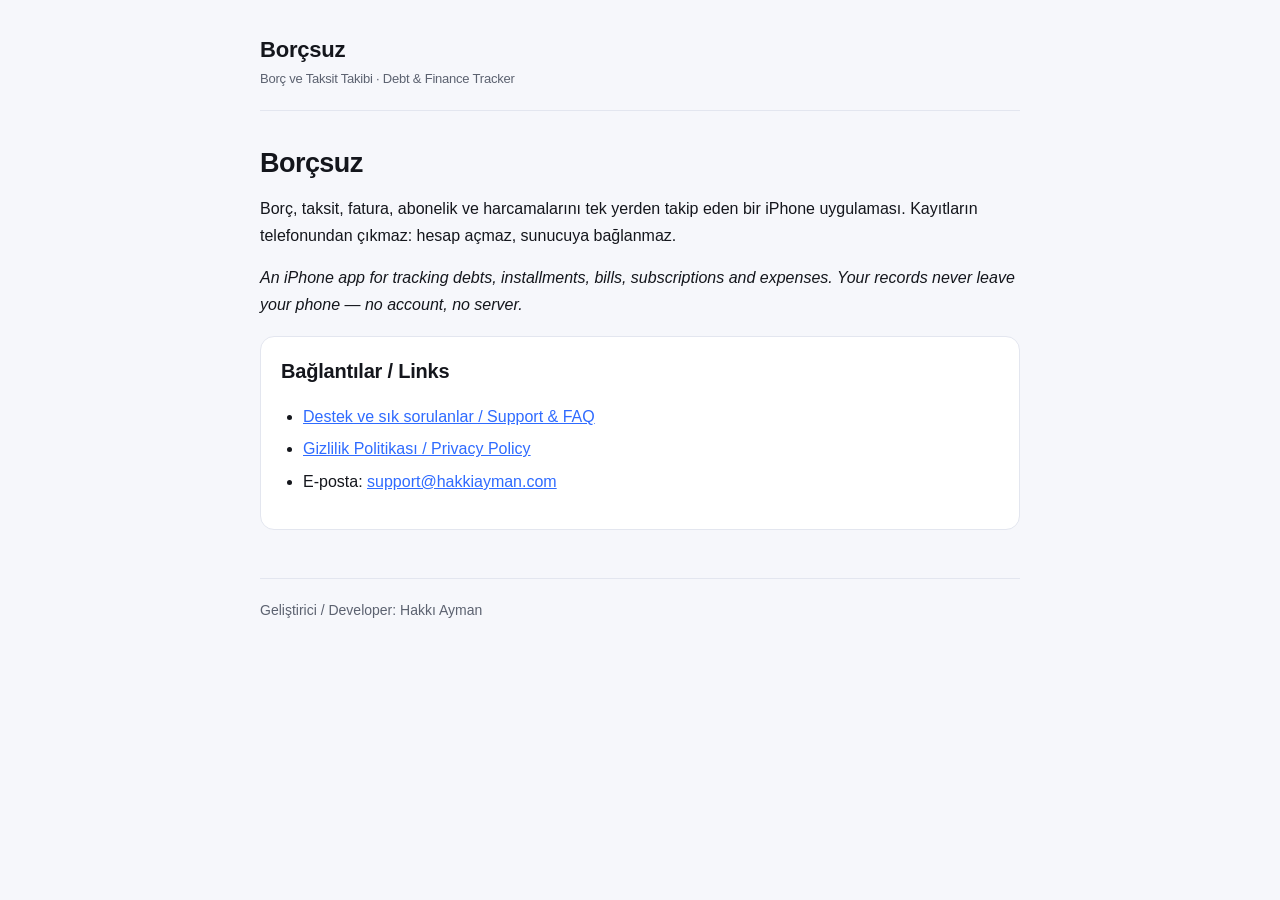
<file: index.html>
<!DOCTYPE html>
<html lang="tr">
<head>
<meta charset="utf-8">
<meta name="viewport" content="width=device-width, initial-scale=1">
<title>Borçsuz — Borç ve Taksit Takibi</title>
<link rel="stylesheet" href="style.css">
</head>
<body>
<div class="wrap">

<header class="site">
  <div class="brand">Borçsuz<small>Borç ve Taksit Takibi · Debt &amp; Finance Tracker</small></div>
</header>

<h1>Borçsuz</h1>
<p>Borç, taksit, fatura, abonelik ve harcamalarını tek yerden takip eden bir iPhone uygulaması. Kayıtların telefonundan çıkmaz: hesap açmaz, sunucuya bağlanmaz.</p>
<p><em>An iPhone app for tracking debts, installments, bills, subscriptions and expenses. Your records never leave your phone — no account, no server.</em></p>

<div class="card">
  <h2>Bağlantılar / Links</h2>
  <ul>
    <li><a href="destek.html">Destek ve sık sorulanlar / Support &amp; FAQ</a></li>
    <li><a href="gizlilik.html">Gizlilik Politikası / Privacy Policy</a></li>
    <li>E-posta: <a href="mailto:support@hakkiayman.com">support@hakkiayman.com</a></li>
  </ul>
</div>

<footer class="site">
  Geliştirici / Developer: Hakkı Ayman
</footer>

</div>
</body>
</html>
</file>
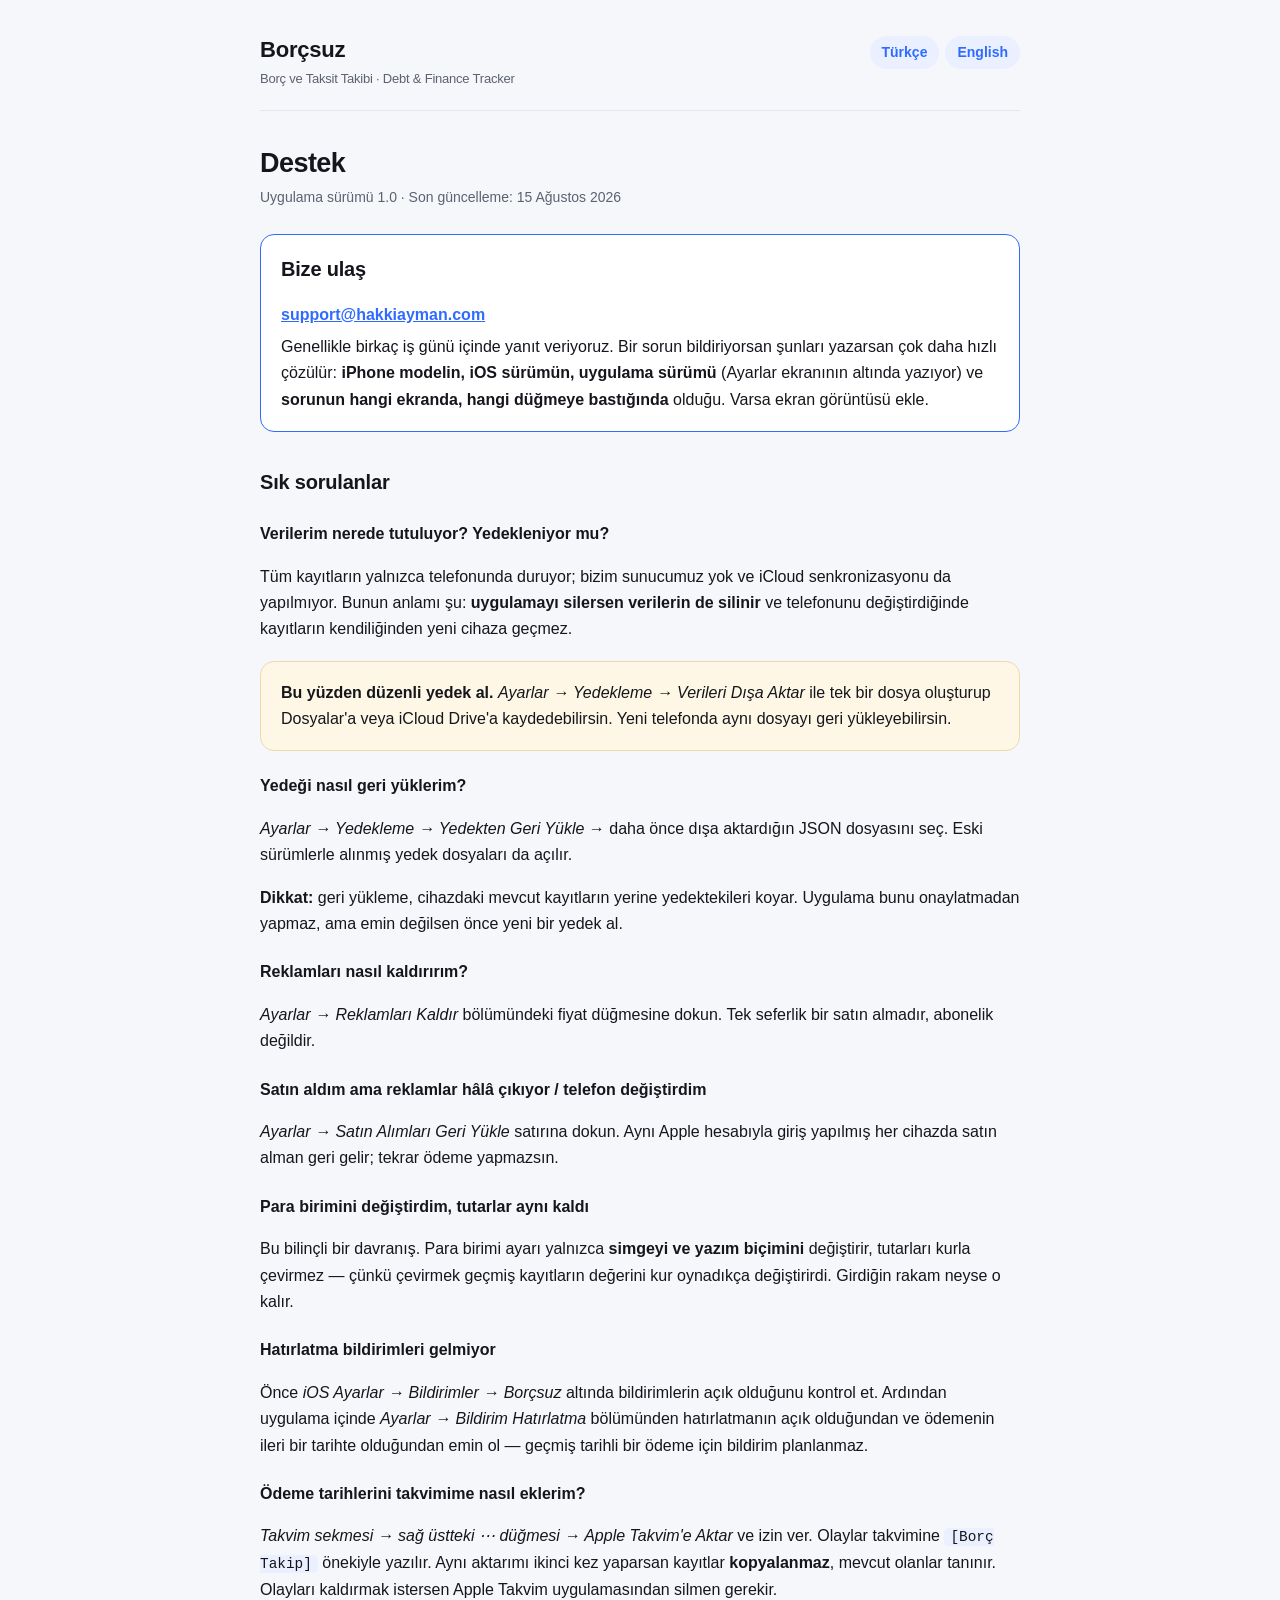
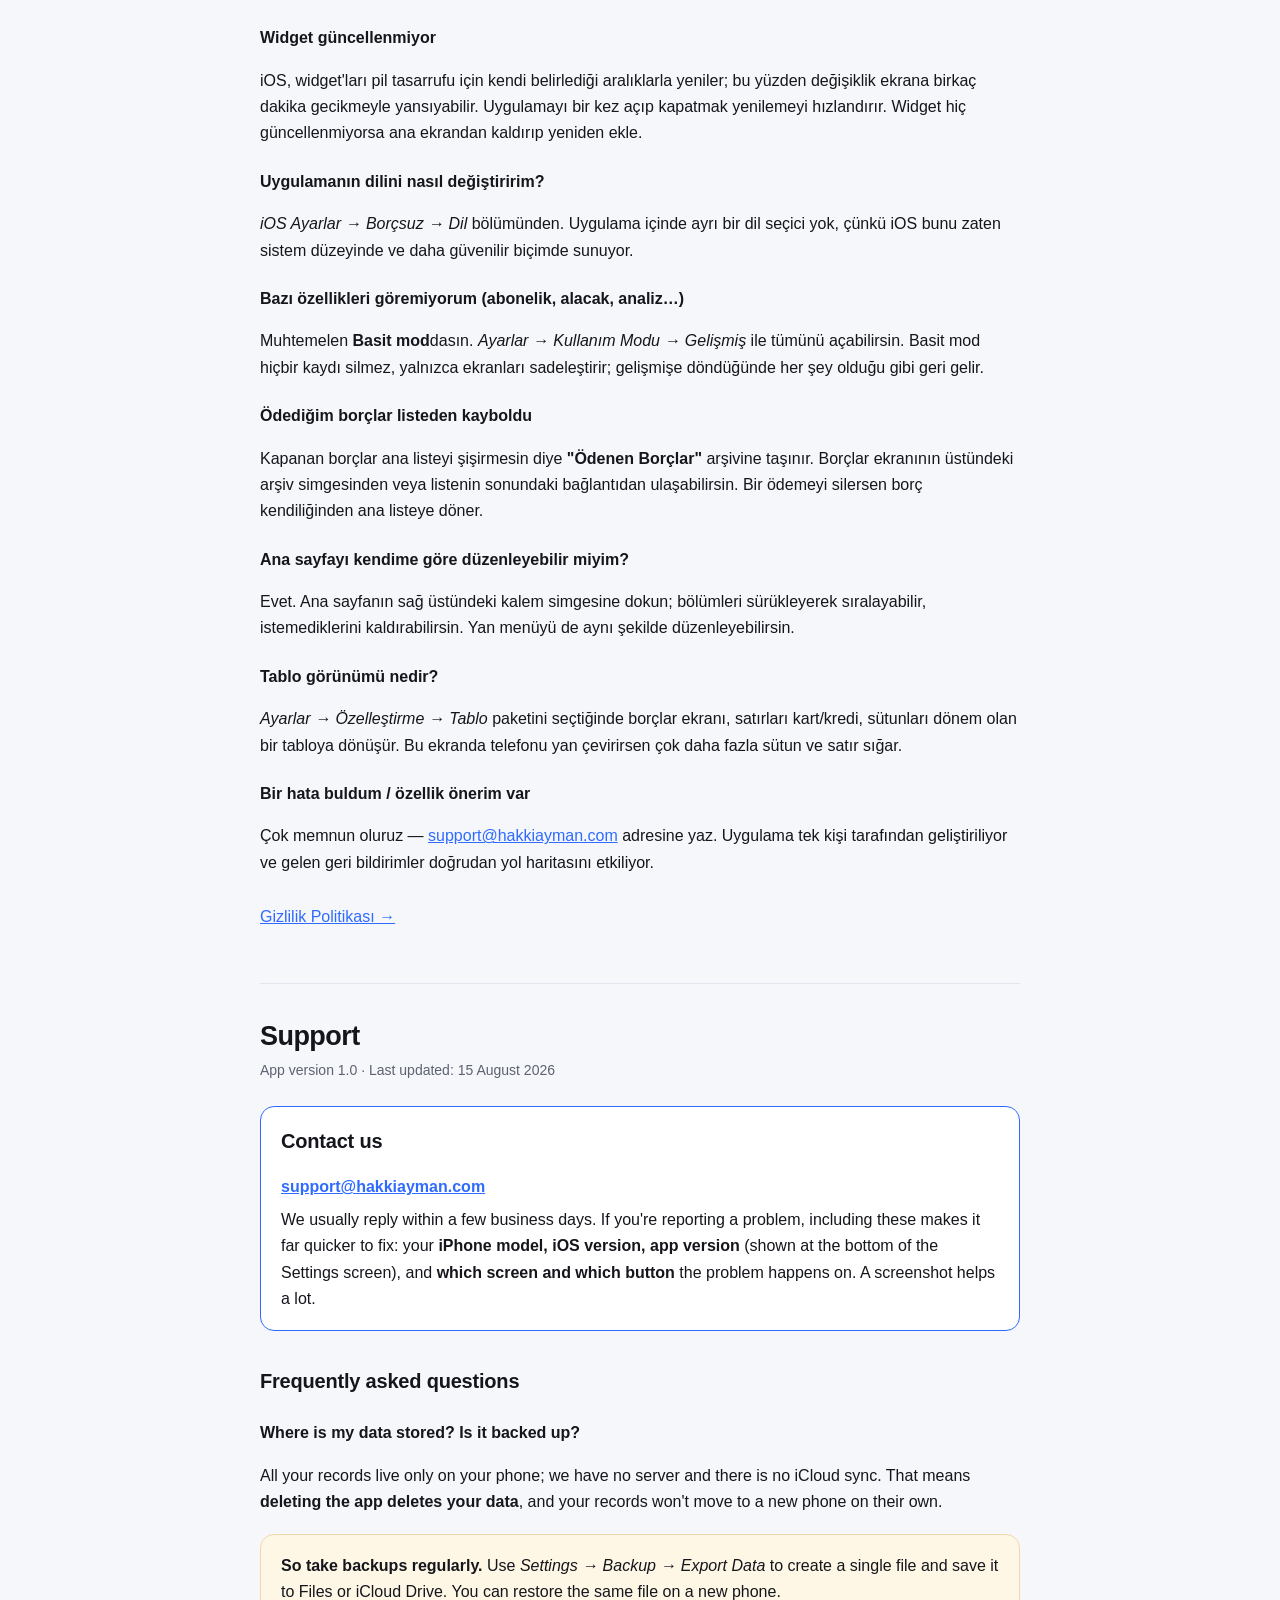
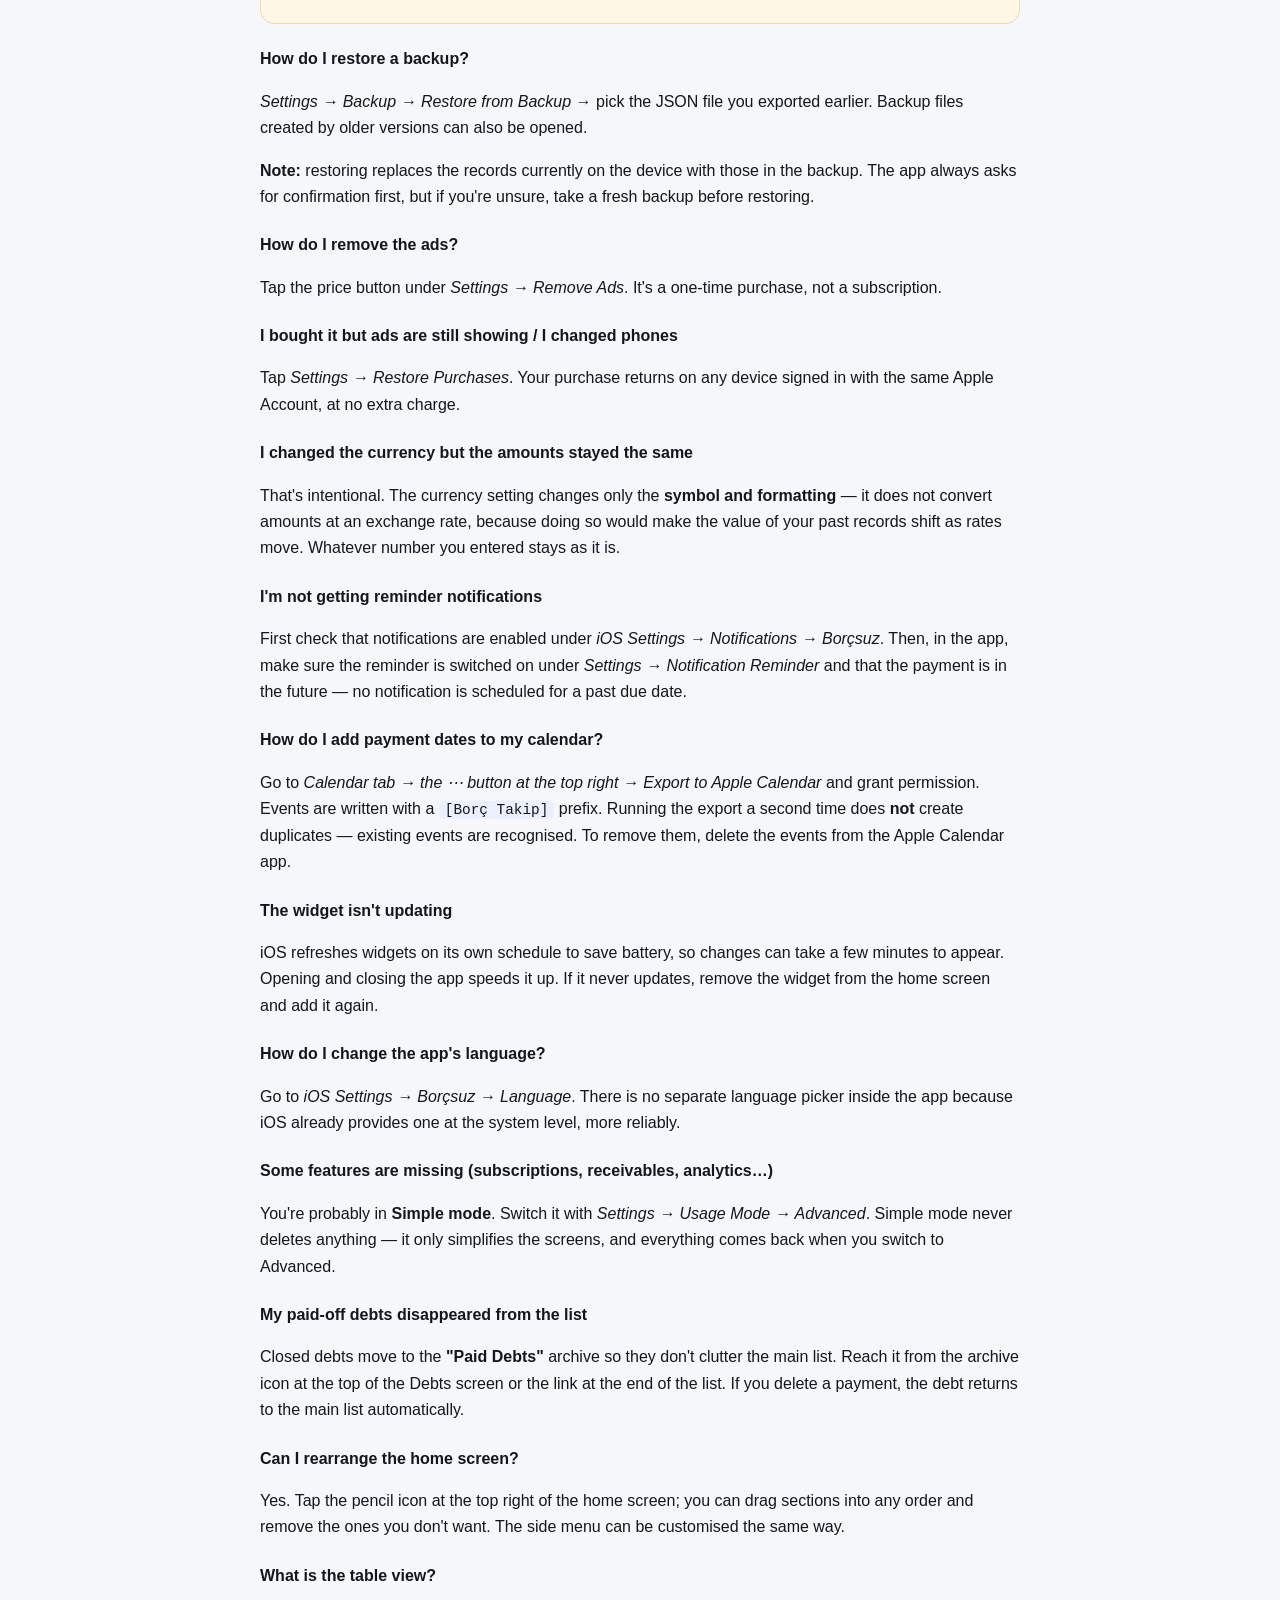
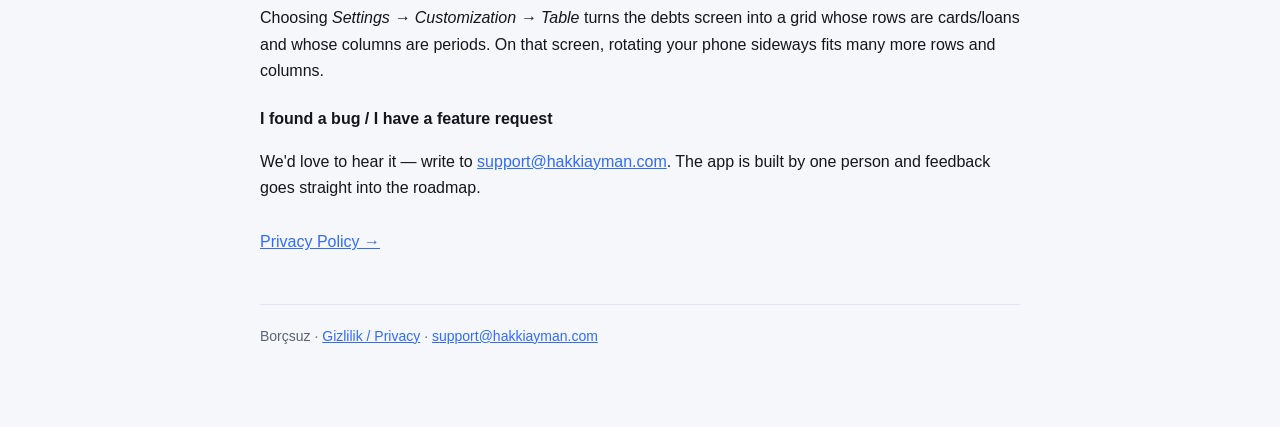
<file: destek.html>
<!DOCTYPE html>
<html lang="tr">
<head>
<meta charset="utf-8">
<meta name="viewport" content="width=device-width, initial-scale=1">
<title>Borçsuz — Destek / Support</title>
<link rel="stylesheet" href="style.css">
</head>
<body>
<div class="wrap">

<header class="site">
  <div class="brand">Borçsuz<small>Borç ve Taksit Takibi · Debt &amp; Finance Tracker</small></div>
  <nav class="lang"><a href="#tr">Türkçe</a><a href="#en">English</a></nav>
</header>

<!-- ================= TÜRKÇE ================= -->
<h1 id="tr">Destek</h1>
<p class="updated">Uygulama sürümü 1.0 · Son güncelleme: 15 Ağustos 2026</p>

<div class="card tldr">
  <h2>Bize ulaş</h2>
  <p style="margin-bottom:6px"><a href="mailto:support@hakkiayman.com"><strong>support@hakkiayman.com</strong></a></p>
  <p style="margin:0">Genellikle birkaç iş günü içinde yanıt veriyoruz. Bir sorun bildiriyorsan şunları yazarsan çok daha hızlı çözülür: <strong>iPhone modelin, iOS sürümün, uygulama sürümü</strong> (Ayarlar ekranının altında yazıyor) ve <strong>sorunun hangi ekranda, hangi düğmeye bastığında</strong> olduğu. Varsa ekran görüntüsü ekle.</p>
</div>

<h2>Sık sorulanlar</h2>

<h3>Verilerim nerede tutuluyor? Yedekleniyor mu?</h3>
<p>Tüm kayıtların yalnızca telefonunda duruyor; bizim sunucumuz yok ve iCloud senkronizasyonu da yapılmıyor. Bunun anlamı şu: <strong>uygulamayı silersen verilerin de silinir</strong> ve telefonunu değiştirdiğinde kayıtların kendiliğinden yeni cihaza geçmez.</p>
<div class="card note">
  <p style="margin:0"><strong>Bu yüzden düzenli yedek al.</strong> <em>Ayarlar → Yedekleme → Verileri Dışa Aktar</em> ile tek bir dosya oluşturup Dosyalar'a veya iCloud Drive'a kaydedebilirsin. Yeni telefonda aynı dosyayı geri yükleyebilirsin.</p>
</div>

<h3>Yedeği nasıl geri yüklerim?</h3>
<p><em>Ayarlar → Yedekleme → Yedekten Geri Yükle</em> → daha önce dışa aktardığın JSON dosyasını seç. Eski sürümlerle alınmış yedek dosyaları da açılır.</p>
<p><strong>Dikkat:</strong> geri yükleme, cihazdaki mevcut kayıtların yerine yedektekileri koyar. Uygulama bunu onaylatmadan yapmaz, ama emin değilsen önce yeni bir yedek al.</p>

<h3>Reklamları nasıl kaldırırım?</h3>
<p><em>Ayarlar → Reklamları Kaldır</em> bölümündeki fiyat düğmesine dokun. Tek seferlik bir satın almadır, abonelik değildir.</p>

<h3>Satın aldım ama reklamlar hâlâ çıkıyor / telefon değiştirdim</h3>
<p><em>Ayarlar → Satın Alımları Geri Yükle</em> satırına dokun. Aynı Apple hesabıyla giriş yapılmış her cihazda satın alman geri gelir; tekrar ödeme yapmazsın.</p>

<h3>Para birimini değiştirdim, tutarlar aynı kaldı</h3>
<p>Bu bilinçli bir davranış. Para birimi ayarı yalnızca <strong>simgeyi ve yazım biçimini</strong> değiştirir, tutarları kurla çevirmez — çünkü çevirmek geçmiş kayıtların değerini kur oynadıkça değiştirirdi. Girdiğin rakam neyse o kalır.</p>

<h3>Hatırlatma bildirimleri gelmiyor</h3>
<p>Önce <em>iOS Ayarlar → Bildirimler → Borçsuz</em> altında bildirimlerin açık olduğunu kontrol et. Ardından uygulama içinde <em>Ayarlar → Bildirim Hatırlatma</em> bölümünden hatırlatmanın açık olduğundan ve ödemenin ileri bir tarihte olduğundan emin ol — geçmiş tarihli bir ödeme için bildirim planlanmaz.</p>

<h3>Ödeme tarihlerini takvimime nasıl eklerim?</h3>
<p><em>Takvim sekmesi → sağ üstteki ⋯ düğmesi → Apple Takvim'e Aktar</em> ve izin ver. Olaylar takvimine <code>[Borç Takip]</code> önekiyle yazılır. Aynı aktarımı ikinci kez yaparsan kayıtlar <strong>kopyalanmaz</strong>, mevcut olanlar tanınır. Olayları kaldırmak istersen Apple Takvim uygulamasından silmen gerekir.</p>

<h3>Widget güncellenmiyor</h3>
<p>iOS, widget'ları pil tasarrufu için kendi belirlediği aralıklarla yeniler; bu yüzden değişiklik ekrana birkaç dakika gecikmeyle yansıyabilir. Uygulamayı bir kez açıp kapatmak yenilemeyi hızlandırır. Widget hiç güncellenmiyorsa ana ekrandan kaldırıp yeniden ekle.</p>

<h3>Uygulamanın dilini nasıl değiştiririm?</h3>
<p><em>iOS Ayarlar → Borçsuz → Dil</em> bölümünden. Uygulama içinde ayrı bir dil seçici yok, çünkü iOS bunu zaten sistem düzeyinde ve daha güvenilir biçimde sunuyor.</p>

<h3>Bazı özellikleri göremiyorum (abonelik, alacak, analiz…)</h3>
<p>Muhtemelen <strong>Basit mod</strong>dasın. <em>Ayarlar → Kullanım Modu → Gelişmiş</em> ile tümünü açabilirsin. Basit mod hiçbir kaydı silmez, yalnızca ekranları sadeleştirir; gelişmişe döndüğünde her şey olduğu gibi geri gelir.</p>

<h3>Ödediğim borçlar listeden kayboldu</h3>
<p>Kapanan borçlar ana listeyi şişirmesin diye <strong>"Ödenen Borçlar"</strong> arşivine taşınır. Borçlar ekranının üstündeki arşiv simgesinden veya listenin sonundaki bağlantıdan ulaşabilirsin. Bir ödemeyi silersen borç kendiliğinden ana listeye döner.</p>

<h3>Ana sayfayı kendime göre düzenleyebilir miyim?</h3>
<p>Evet. Ana sayfanın sağ üstündeki kalem simgesine dokun; bölümleri sürükleyerek sıralayabilir, istemediklerini kaldırabilirsin. Yan menüyü de aynı şekilde düzenleyebilirsin.</p>

<h3>Tablo görünümü nedir?</h3>
<p><em>Ayarlar → Özelleştirme → Tablo</em> paketini seçtiğinde borçlar ekranı, satırları kart/kredi, sütunları dönem olan bir tabloya dönüşür. Bu ekranda telefonu yan çevirirsen çok daha fazla sütun ve satır sığar.</p>

<h3>Bir hata buldum / özellik önerim var</h3>
<p>Çok memnun oluruz — <a href="mailto:support@hakkiayman.com">support@hakkiayman.com</a> adresine yaz. Uygulama tek kişi tarafından geliştiriliyor ve gelen geri bildirimler doğrudan yol haritasını etkiliyor.</p>

<p style="margin-top:28px"><a href="gizlilik.html">Gizlilik Politikası →</a></p>

<hr class="section">

<!-- ================= ENGLISH ================= -->
<h1 id="en">Support</h1>
<p class="updated">App version 1.0 · Last updated: 15 August 2026</p>

<div class="card tldr">
  <h2>Contact us</h2>
  <p style="margin-bottom:6px"><a href="mailto:support@hakkiayman.com"><strong>support@hakkiayman.com</strong></a></p>
  <p style="margin:0">We usually reply within a few business days. If you're reporting a problem, including these makes it far quicker to fix: your <strong>iPhone model, iOS version, app version</strong> (shown at the bottom of the Settings screen), and <strong>which screen and which button</strong> the problem happens on. A screenshot helps a lot.</p>
</div>

<h2>Frequently asked questions</h2>

<h3>Where is my data stored? Is it backed up?</h3>
<p>All your records live only on your phone; we have no server and there is no iCloud sync. That means <strong>deleting the app deletes your data</strong>, and your records won't move to a new phone on their own.</p>
<div class="card note">
  <p style="margin:0"><strong>So take backups regularly.</strong> Use <em>Settings → Backup → Export Data</em> to create a single file and save it to Files or iCloud Drive. You can restore the same file on a new phone.</p>
</div>

<h3>How do I restore a backup?</h3>
<p><em>Settings → Backup → Restore from Backup</em> → pick the JSON file you exported earlier. Backup files created by older versions can also be opened.</p>
<p><strong>Note:</strong> restoring replaces the records currently on the device with those in the backup. The app always asks for confirmation first, but if you're unsure, take a fresh backup before restoring.</p>

<h3>How do I remove the ads?</h3>
<p>Tap the price button under <em>Settings → Remove Ads</em>. It's a one-time purchase, not a subscription.</p>

<h3>I bought it but ads are still showing / I changed phones</h3>
<p>Tap <em>Settings → Restore Purchases</em>. Your purchase returns on any device signed in with the same Apple Account, at no extra charge.</p>

<h3>I changed the currency but the amounts stayed the same</h3>
<p>That's intentional. The currency setting changes only the <strong>symbol and formatting</strong> — it does not convert amounts at an exchange rate, because doing so would make the value of your past records shift as rates move. Whatever number you entered stays as it is.</p>

<h3>I'm not getting reminder notifications</h3>
<p>First check that notifications are enabled under <em>iOS Settings → Notifications → Borçsuz</em>. Then, in the app, make sure the reminder is switched on under <em>Settings → Notification Reminder</em> and that the payment is in the future — no notification is scheduled for a past due date.</p>

<h3>How do I add payment dates to my calendar?</h3>
<p>Go to <em>Calendar tab → the ⋯ button at the top right → Export to Apple Calendar</em> and grant permission. Events are written with a <code>[Borç Takip]</code> prefix. Running the export a second time does <strong>not</strong> create duplicates — existing events are recognised. To remove them, delete the events from the Apple Calendar app.</p>

<h3>The widget isn't updating</h3>
<p>iOS refreshes widgets on its own schedule to save battery, so changes can take a few minutes to appear. Opening and closing the app speeds it up. If it never updates, remove the widget from the home screen and add it again.</p>

<h3>How do I change the app's language?</h3>
<p>Go to <em>iOS Settings → Borçsuz → Language</em>. There is no separate language picker inside the app because iOS already provides one at the system level, more reliably.</p>

<h3>Some features are missing (subscriptions, receivables, analytics…)</h3>
<p>You're probably in <strong>Simple mode</strong>. Switch it with <em>Settings → Usage Mode → Advanced</em>. Simple mode never deletes anything — it only simplifies the screens, and everything comes back when you switch to Advanced.</p>

<h3>My paid-off debts disappeared from the list</h3>
<p>Closed debts move to the <strong>"Paid Debts"</strong> archive so they don't clutter the main list. Reach it from the archive icon at the top of the Debts screen or the link at the end of the list. If you delete a payment, the debt returns to the main list automatically.</p>

<h3>Can I rearrange the home screen?</h3>
<p>Yes. Tap the pencil icon at the top right of the home screen; you can drag sections into any order and remove the ones you don't want. The side menu can be customised the same way.</p>

<h3>What is the table view?</h3>
<p>Choosing <em>Settings → Customization → Table</em> turns the debts screen into a grid whose rows are cards/loans and whose columns are periods. On that screen, rotating your phone sideways fits many more rows and columns.</p>

<h3>I found a bug / I have a feature request</h3>
<p>We'd love to hear it — write to <a href="mailto:support@hakkiayman.com">support@hakkiayman.com</a>. The app is built by one person and feedback goes straight into the roadmap.</p>

<p style="margin-top:28px"><a href="gizlilik.html">Privacy Policy →</a></p>

<footer class="site">
  Borçsuz · <a href="gizlilik.html">Gizlilik / Privacy</a> · <a href="mailto:support@hakkiayman.com">support@hakkiayman.com</a>
</footer>

</div>
</body>
</html>
</file>
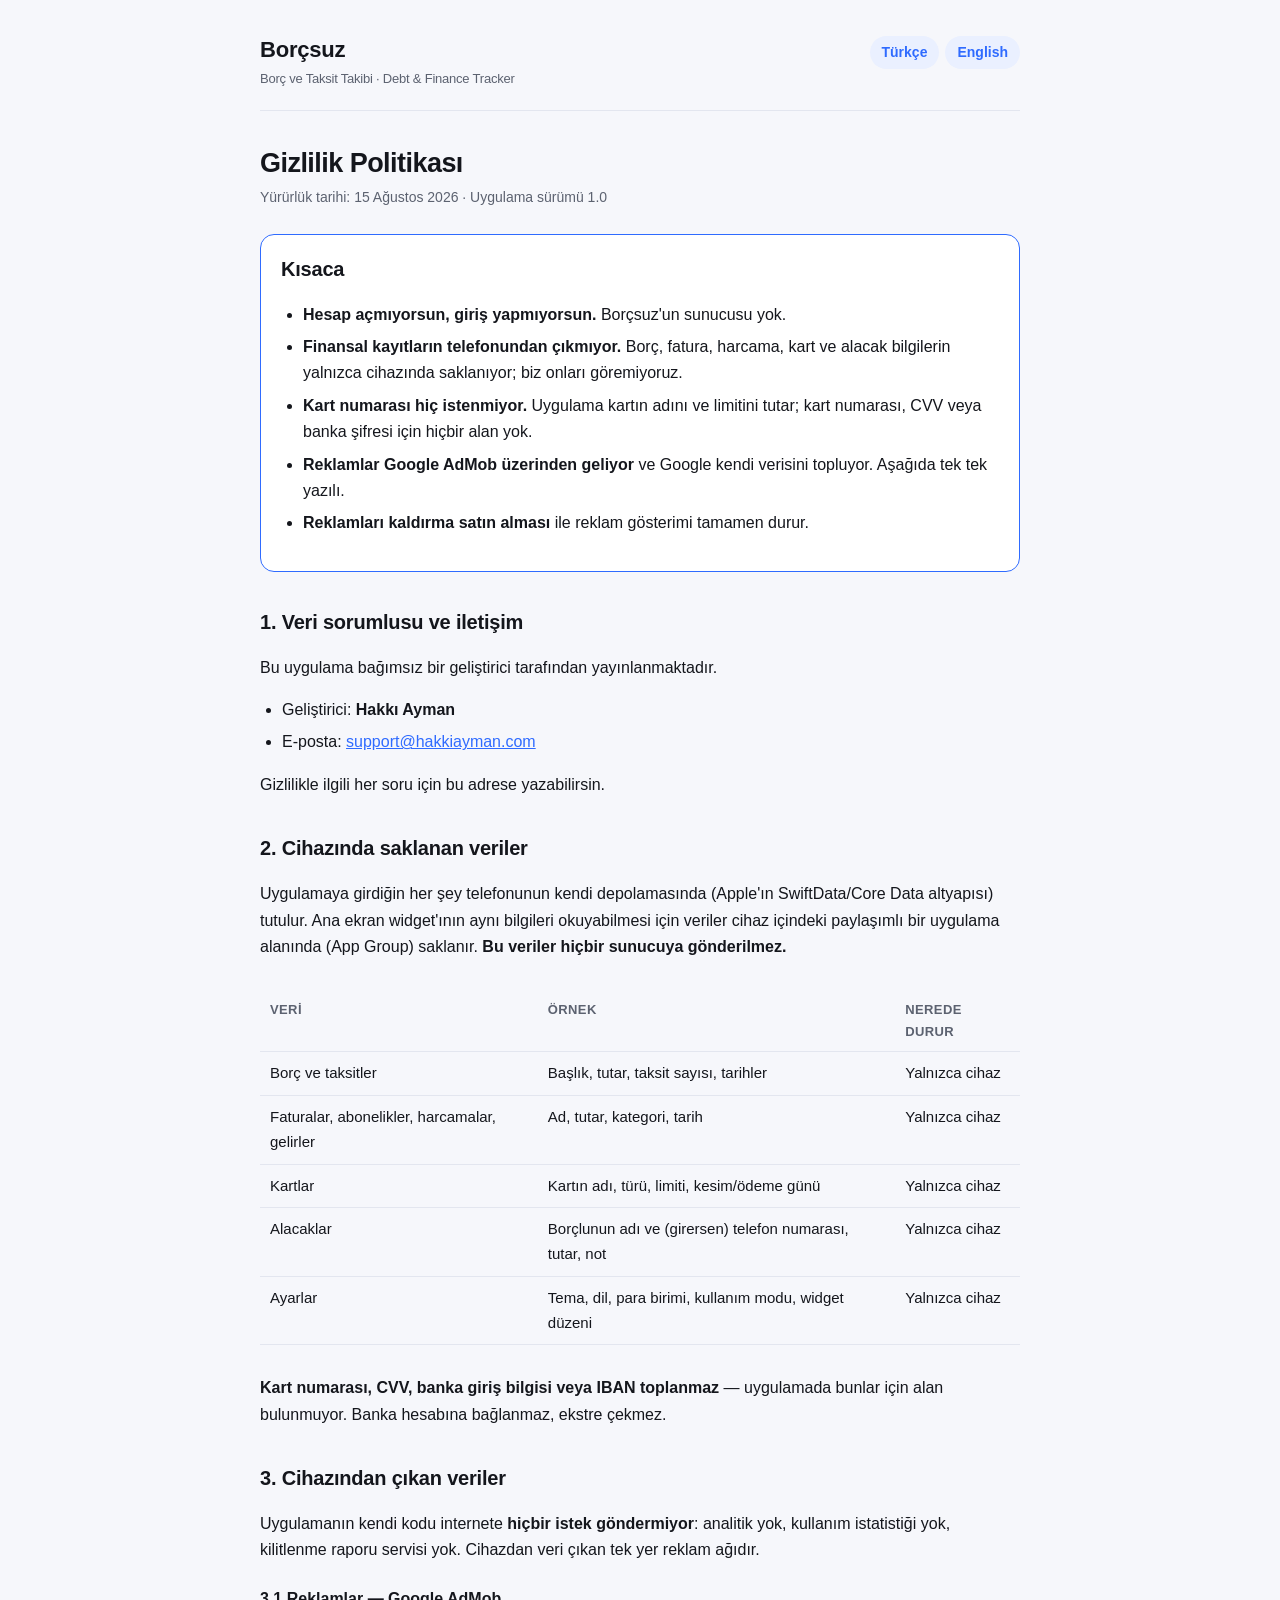
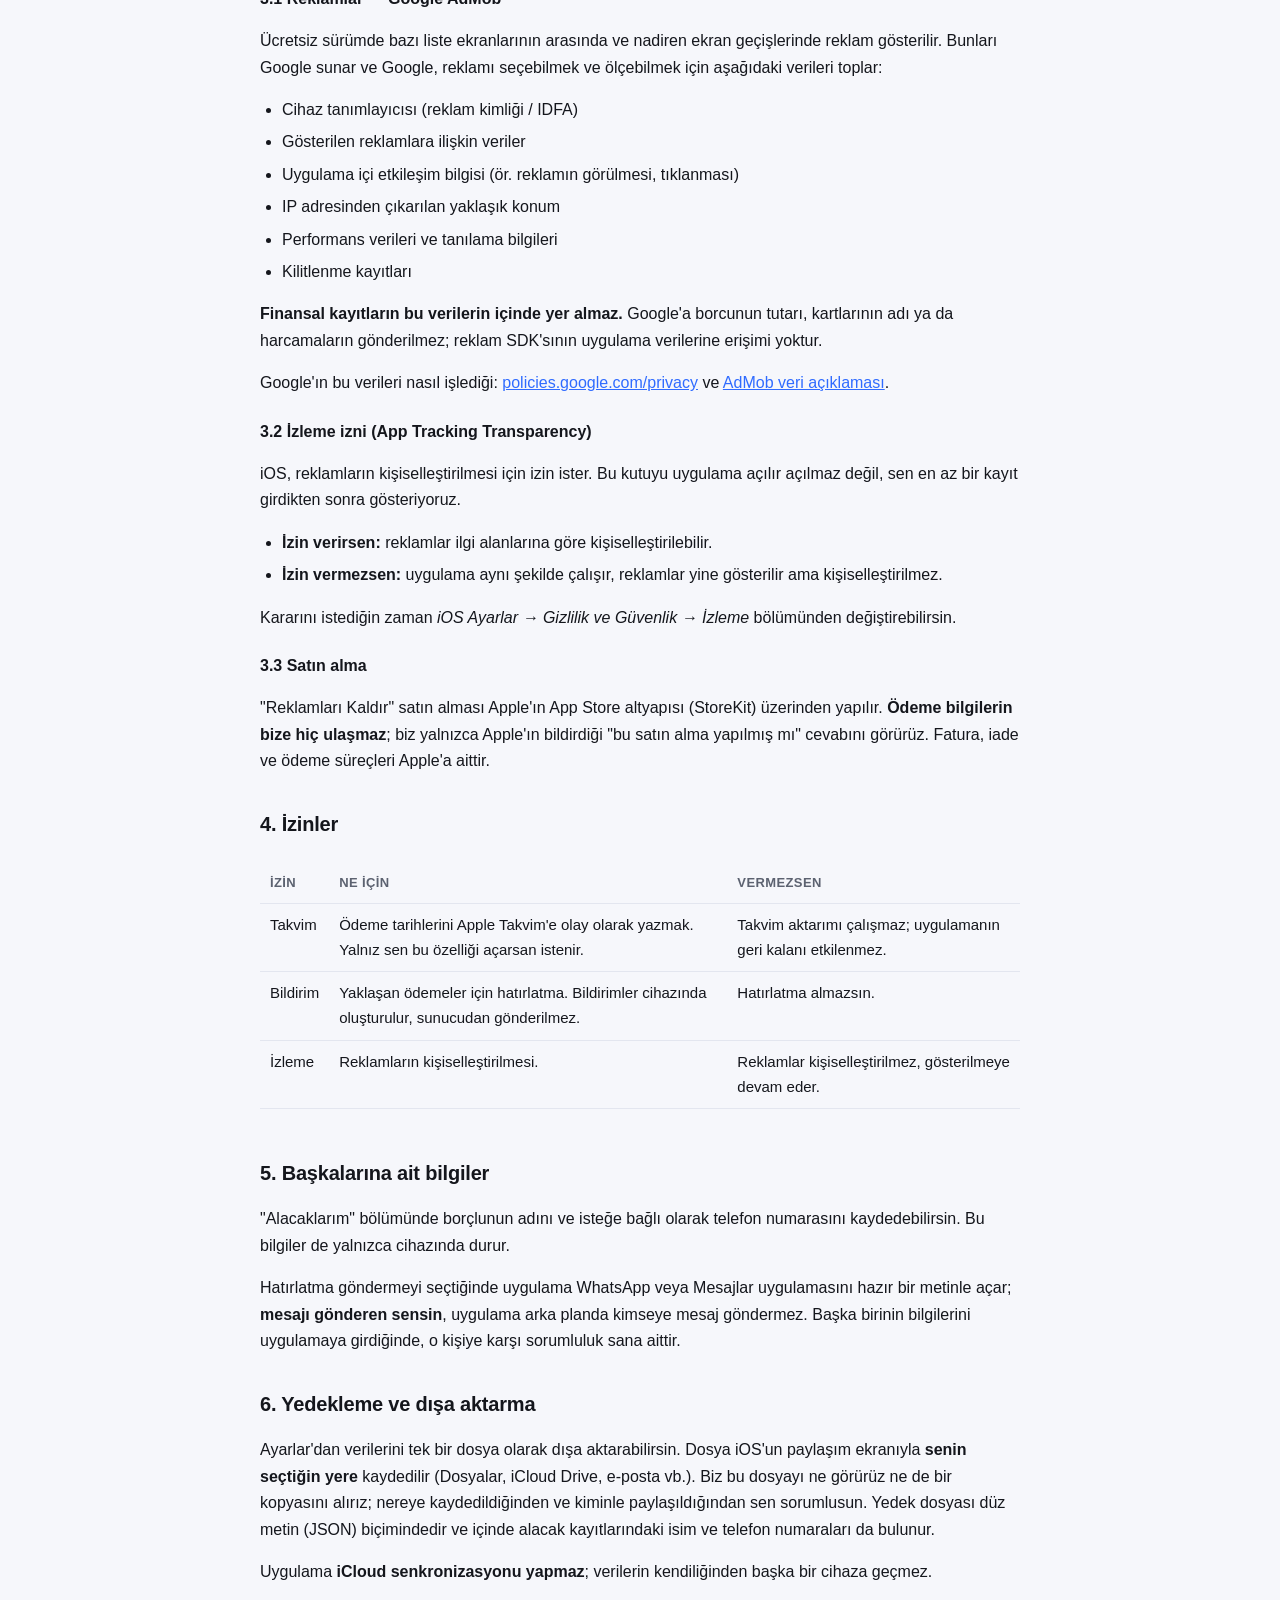
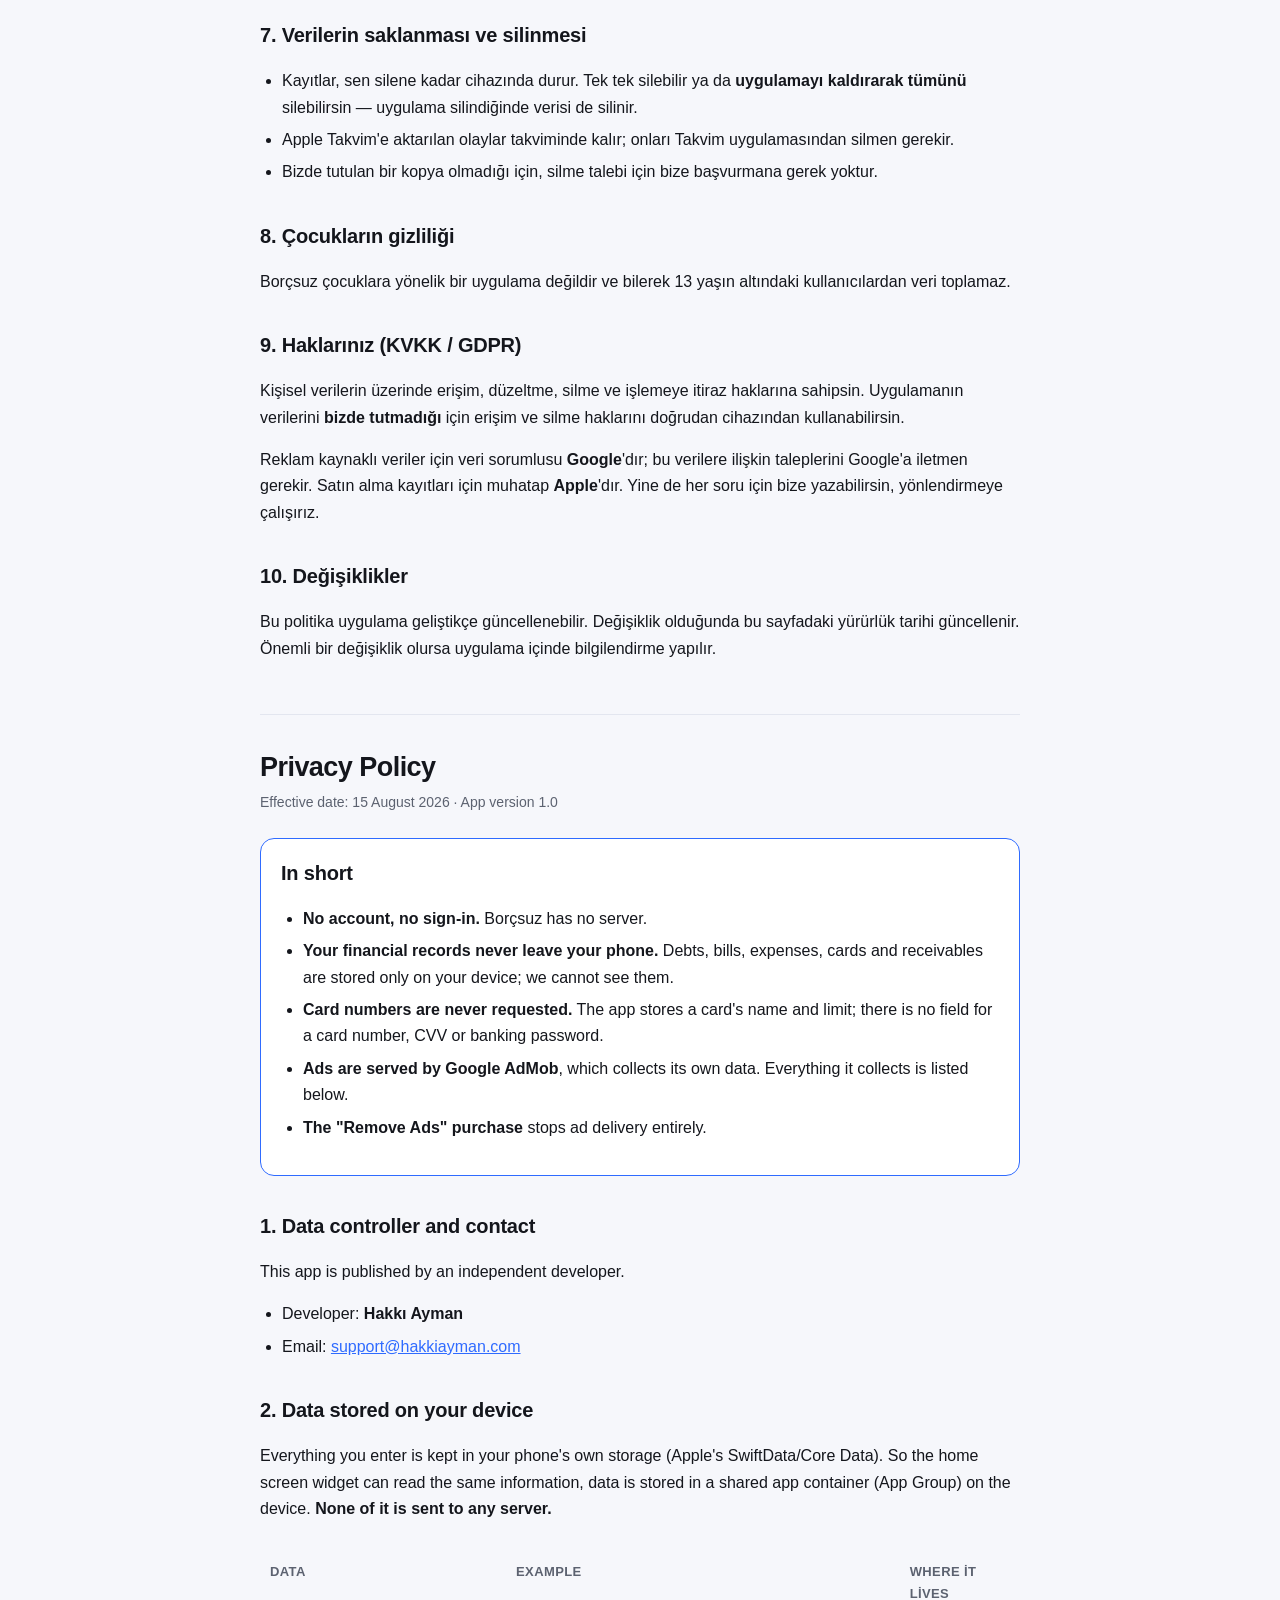
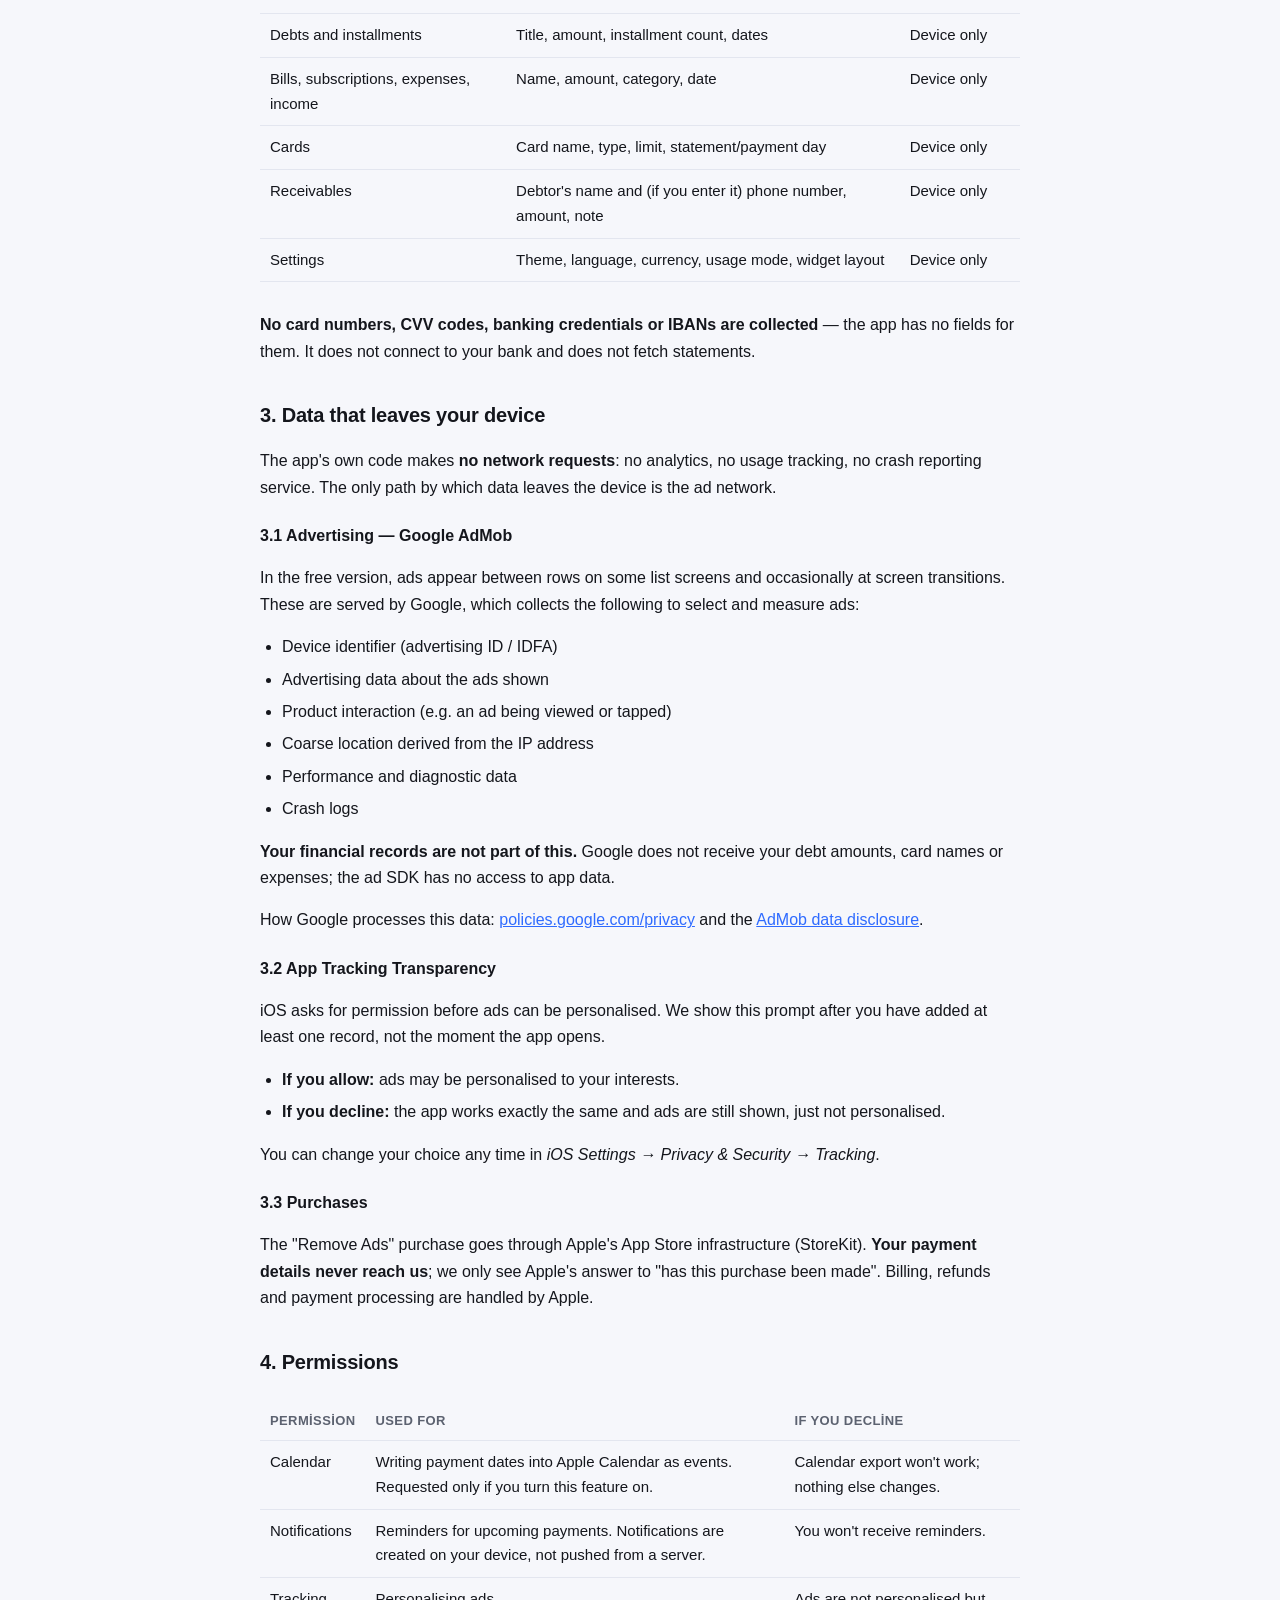
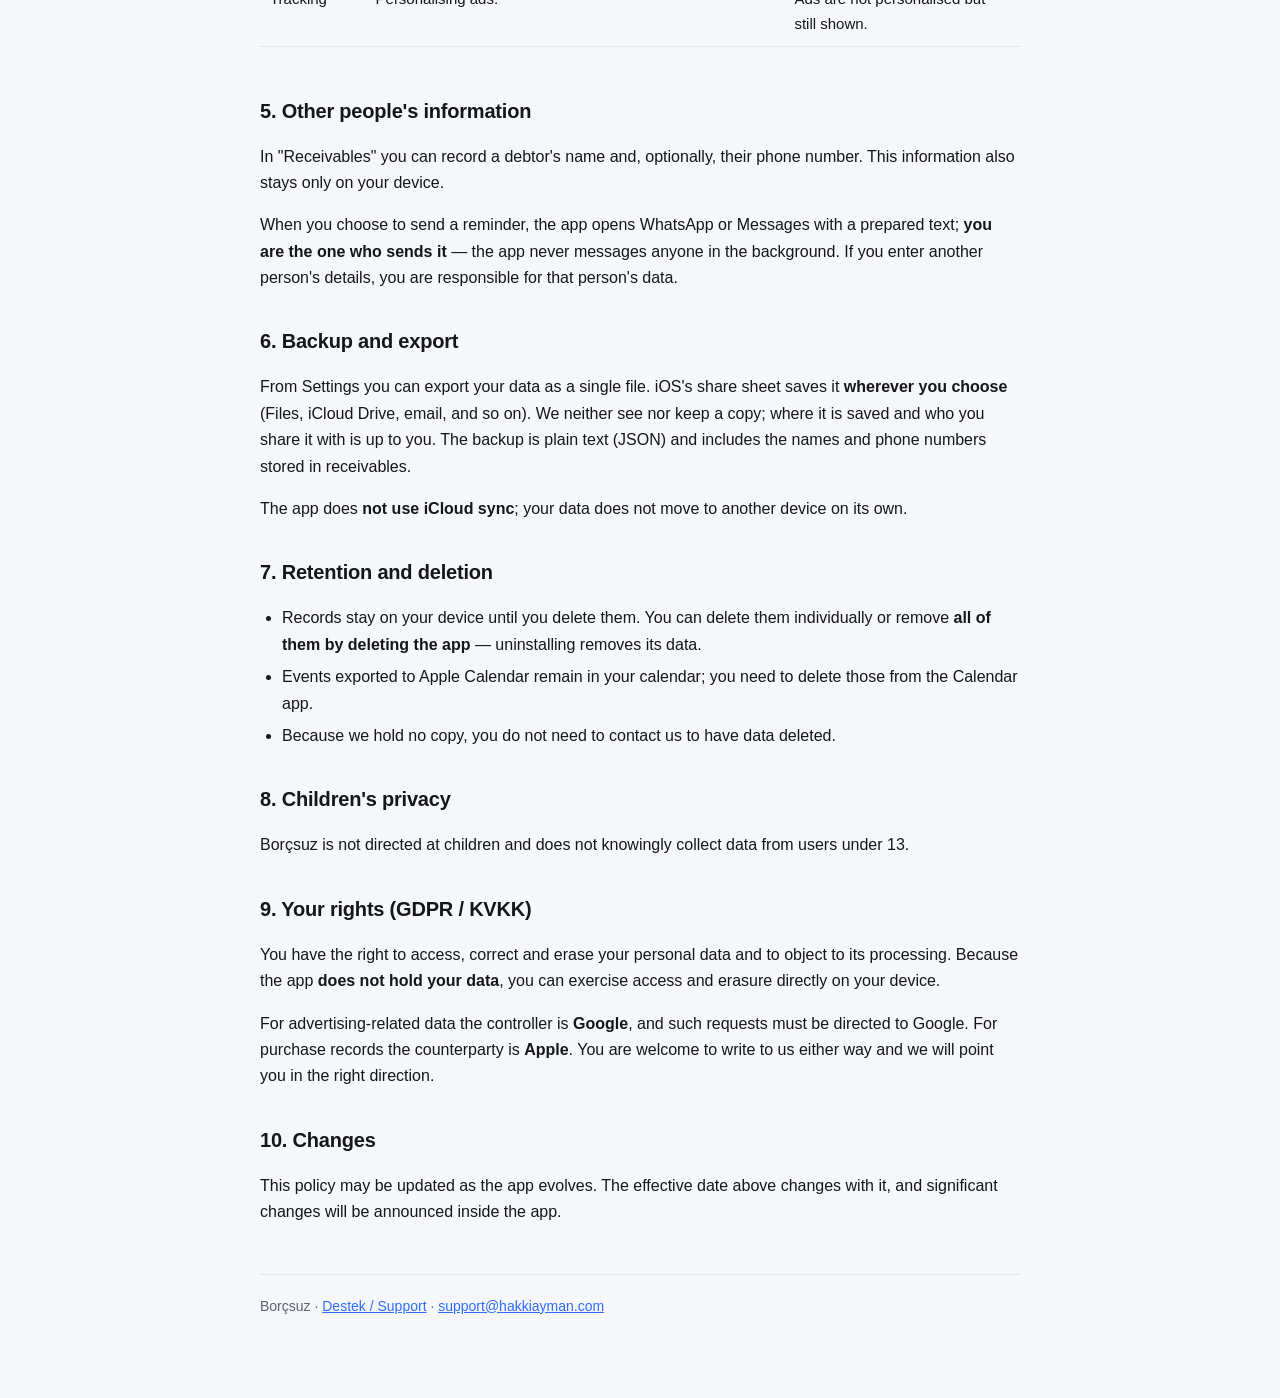
<file: gizlilik.html>
<!DOCTYPE html>
<html lang="tr">
<head>
<meta charset="utf-8">
<meta name="viewport" content="width=device-width, initial-scale=1">
<title>Borçsuz — Gizlilik Politikası / Privacy Policy</title>
<link rel="stylesheet" href="style.css">
</head>
<body>
<div class="wrap">

<header class="site">
  <div class="brand">Borçsuz<small>Borç ve Taksit Takibi · Debt &amp; Finance Tracker</small></div>
  <nav class="lang"><a href="#tr">Türkçe</a><a href="#en">English</a></nav>
</header>

<!-- ================= TÜRKÇE ================= -->
<h1 id="tr">Gizlilik Politikası</h1>
<p class="updated">Yürürlük tarihi: 15 Ağustos 2026 · Uygulama sürümü 1.0</p>

<div class="card tldr">
  <h2>Kısaca</h2>
  <ul>
    <li><strong>Hesap açmıyorsun, giriş yapmıyorsun.</strong> Borçsuz'un sunucusu yok.</li>
    <li><strong>Finansal kayıtların telefonundan çıkmıyor.</strong> Borç, fatura, harcama, kart ve alacak bilgilerin yalnızca cihazında saklanıyor; biz onları göremiyoruz.</li>
    <li><strong>Kart numarası hiç istenmiyor.</strong> Uygulama kartın adını ve limitini tutar; kart numarası, CVV veya banka şifresi için hiçbir alan yok.</li>
    <li><strong>Reklamlar Google AdMob üzerinden geliyor</strong> ve Google kendi verisini topluyor. Aşağıda tek tek yazılı.</li>
    <li><strong>Reklamları kaldırma satın alması</strong> ile reklam gösterimi tamamen durur.</li>
  </ul>
</div>

<h2>1. Veri sorumlusu ve iletişim</h2>
<p>Bu uygulama bağımsız bir geliştirici tarafından yayınlanmaktadır.</p>
<ul>
  <li>Geliştirici: <strong>Hakkı Ayman</strong></li>
  <li>E-posta: <a href="mailto:support@hakkiayman.com">support@hakkiayman.com</a></li>
</ul>
<p>Gizlilikle ilgili her soru için bu adrese yazabilirsin.</p>

<h2>2. Cihazında saklanan veriler</h2>
<p>Uygulamaya girdiğin her şey telefonunun kendi depolamasında (Apple'ın SwiftData/Core Data altyapısı) tutulur. Ana ekran widget'ının aynı bilgileri okuyabilmesi için veriler cihaz içindeki paylaşımlı bir uygulama alanında (App Group) saklanır. <strong>Bu veriler hiçbir sunucuya gönderilmez.</strong></p>
<div class="scroll">
<table>
  <thead><tr><th>Veri</th><th>Örnek</th><th>Nerede durur</th></tr></thead>
  <tbody>
    <tr><td>Borç ve taksitler</td><td>Başlık, tutar, taksit sayısı, tarihler</td><td>Yalnızca cihaz</td></tr>
    <tr><td>Faturalar, abonelikler, harcamalar, gelirler</td><td>Ad, tutar, kategori, tarih</td><td>Yalnızca cihaz</td></tr>
    <tr><td>Kartlar</td><td>Kartın adı, türü, limiti, kesim/ödeme günü</td><td>Yalnızca cihaz</td></tr>
    <tr><td>Alacaklar</td><td>Borçlunun adı ve (girersen) telefon numarası, tutar, not</td><td>Yalnızca cihaz</td></tr>
    <tr><td>Ayarlar</td><td>Tema, dil, para birimi, kullanım modu, widget düzeni</td><td>Yalnızca cihaz</td></tr>
  </tbody>
</table>
</div>
<p><strong>Kart numarası, CVV, banka giriş bilgisi veya IBAN toplanmaz</strong> — uygulamada bunlar için alan bulunmuyor. Banka hesabına bağlanmaz, ekstre çekmez.</p>

<h2>3. Cihazından çıkan veriler</h2>
<p>Uygulamanın kendi kodu internete <strong>hiçbir istek göndermiyor</strong>: analitik yok, kullanım istatistiği yok, kilitlenme raporu servisi yok. Cihazdan veri çıkan tek yer reklam ağıdır.</p>

<h3>3.1 Reklamlar — Google AdMob</h3>
<p>Ücretsiz sürümde bazı liste ekranlarının arasında ve nadiren ekran geçişlerinde reklam gösterilir. Bunları Google sunar ve Google, reklamı seçebilmek ve ölçebilmek için aşağıdaki verileri toplar:</p>
<ul>
  <li>Cihaz tanımlayıcısı (reklam kimliği / IDFA)</li>
  <li>Gösterilen reklamlara ilişkin veriler</li>
  <li>Uygulama içi etkileşim bilgisi (ör. reklamın görülmesi, tıklanması)</li>
  <li>IP adresinden çıkarılan yaklaşık konum</li>
  <li>Performans verileri ve tanılama bilgileri</li>
  <li>Kilitlenme kayıtları</li>
</ul>
<p><strong>Finansal kayıtların bu verilerin içinde yer almaz.</strong> Google'a borcunun tutarı, kartlarının adı ya da harcamaların gönderilmez; reklam SDK'sının uygulama verilerine erişimi yoktur.</p>
<p>Google'ın bu verileri nasıl işlediği: <a href="https://policies.google.com/privacy" rel="noopener">policies.google.com/privacy</a> ve <a href="https://support.google.com/admob/answer/6128543" rel="noopener">AdMob veri açıklaması</a>.</p>

<h3>3.2 İzleme izni (App Tracking Transparency)</h3>
<p>iOS, reklamların kişiselleştirilmesi için izin ister. Bu kutuyu uygulama açılır açılmaz değil, sen en az bir kayıt girdikten sonra gösteriyoruz.</p>
<ul>
  <li><strong>İzin verirsen:</strong> reklamlar ilgi alanlarına göre kişiselleştirilebilir.</li>
  <li><strong>İzin vermezsen:</strong> uygulama aynı şekilde çalışır, reklamlar yine gösterilir ama kişiselleştirilmez.</li>
</ul>
<p>Kararını istediğin zaman <em>iOS Ayarlar → Gizlilik ve Güvenlik → İzleme</em> bölümünden değiştirebilirsin.</p>

<h3>3.3 Satın alma</h3>
<p>"Reklamları Kaldır" satın alması Apple'ın App Store altyapısı (StoreKit) üzerinden yapılır. <strong>Ödeme bilgilerin bize hiç ulaşmaz</strong>; biz yalnızca Apple'ın bildirdiği "bu satın alma yapılmış mı" cevabını görürüz. Fatura, iade ve ödeme süreçleri Apple'a aittir.</p>

<h2>4. İzinler</h2>
<div class="scroll">
<table>
  <thead><tr><th>İzin</th><th>Ne için</th><th>Vermezsen</th></tr></thead>
  <tbody>
    <tr><td>Takvim</td><td>Ödeme tarihlerini Apple Takvim'e olay olarak yazmak. Yalnız sen bu özelliği açarsan istenir.</td><td>Takvim aktarımı çalışmaz; uygulamanın geri kalanı etkilenmez.</td></tr>
    <tr><td>Bildirim</td><td>Yaklaşan ödemeler için hatırlatma. Bildirimler cihazında oluşturulur, sunucudan gönderilmez.</td><td>Hatırlatma almazsın.</td></tr>
    <tr><td>İzleme</td><td>Reklamların kişiselleştirilmesi.</td><td>Reklamlar kişiselleştirilmez, gösterilmeye devam eder.</td></tr>
  </tbody>
</table>
</div>

<h2>5. Başkalarına ait bilgiler</h2>
<p>"Alacaklarım" bölümünde borçlunun adını ve isteğe bağlı olarak telefon numarasını kaydedebilirsin. Bu bilgiler de yalnızca cihazında durur.</p>
<p>Hatırlatma göndermeyi seçtiğinde uygulama WhatsApp veya Mesajlar uygulamasını hazır bir metinle açar; <strong>mesajı gönderen sensin</strong>, uygulama arka planda kimseye mesaj göndermez. Başka birinin bilgilerini uygulamaya girdiğinde, o kişiye karşı sorumluluk sana aittir.</p>

<h2>6. Yedekleme ve dışa aktarma</h2>
<p>Ayarlar'dan verilerini tek bir dosya olarak dışa aktarabilirsin. Dosya iOS'un paylaşım ekranıyla <strong>senin seçtiğin yere</strong> kaydedilir (Dosyalar, iCloud Drive, e-posta vb.). Biz bu dosyayı ne görürüz ne de bir kopyasını alırız; nereye kaydedildiğinden ve kiminle paylaşıldığından sen sorumlusun. Yedek dosyası düz metin (JSON) biçimindedir ve içinde alacak kayıtlarındaki isim ve telefon numaraları da bulunur.</p>
<p>Uygulama <strong>iCloud senkronizasyonu yapmaz</strong>; verilerin kendiliğinden başka bir cihaza geçmez.</p>

<h2>7. Verilerin saklanması ve silinmesi</h2>
<ul>
  <li>Kayıtlar, sen silene kadar cihazında durur. Tek tek silebilir ya da <strong>uygulamayı kaldırarak tümünü</strong> silebilirsin — uygulama silindiğinde verisi de silinir.</li>
  <li>Apple Takvim'e aktarılan olaylar takviminde kalır; onları Takvim uygulamasından silmen gerekir.</li>
  <li>Bizde tutulan bir kopya olmadığı için, silme talebi için bize başvurmana gerek yoktur.</li>
</ul>

<h2>8. Çocukların gizliliği</h2>
<p>Borçsuz çocuklara yönelik bir uygulama değildir ve bilerek 13 yaşın altındaki kullanıcılardan veri toplamaz.</p>

<h2>9. Haklarınız (KVKK / GDPR)</h2>
<p>Kişisel verilerin üzerinde erişim, düzeltme, silme ve işlemeye itiraz haklarına sahipsin. Uygulamanın verilerini <strong>bizde tutmadığı</strong> için erişim ve silme haklarını doğrudan cihazından kullanabilirsin.</p>
<p>Reklam kaynaklı veriler için veri sorumlusu <strong>Google</strong>'dır; bu verilere ilişkin taleplerini Google'a iletmen gerekir. Satın alma kayıtları için muhatap <strong>Apple</strong>'dır. Yine de her soru için bize yazabilirsin, yönlendirmeye çalışırız.</p>

<h2>10. Değişiklikler</h2>
<p>Bu politika uygulama geliştikçe güncellenebilir. Değişiklik olduğunda bu sayfadaki yürürlük tarihi güncellenir. Önemli bir değişiklik olursa uygulama içinde bilgilendirme yapılır.</p>

<hr class="section">

<!-- ================= ENGLISH ================= -->
<h1 id="en">Privacy Policy</h1>
<p class="updated">Effective date: 15 August 2026 · App version 1.0</p>

<div class="card tldr">
  <h2>In short</h2>
  <ul>
    <li><strong>No account, no sign-in.</strong> Borçsuz has no server.</li>
    <li><strong>Your financial records never leave your phone.</strong> Debts, bills, expenses, cards and receivables are stored only on your device; we cannot see them.</li>
    <li><strong>Card numbers are never requested.</strong> The app stores a card's name and limit; there is no field for a card number, CVV or banking password.</li>
    <li><strong>Ads are served by Google AdMob</strong>, which collects its own data. Everything it collects is listed below.</li>
    <li><strong>The "Remove Ads" purchase</strong> stops ad delivery entirely.</li>
  </ul>
</div>

<h2>1. Data controller and contact</h2>
<p>This app is published by an independent developer.</p>
<ul>
  <li>Developer: <strong>Hakkı Ayman</strong></li>
  <li>Email: <a href="mailto:support@hakkiayman.com">support@hakkiayman.com</a></li>
</ul>

<h2>2. Data stored on your device</h2>
<p>Everything you enter is kept in your phone's own storage (Apple's SwiftData/Core Data). So the home screen widget can read the same information, data is stored in a shared app container (App Group) on the device. <strong>None of it is sent to any server.</strong></p>
<div class="scroll">
<table>
  <thead><tr><th>Data</th><th>Example</th><th>Where it lives</th></tr></thead>
  <tbody>
    <tr><td>Debts and installments</td><td>Title, amount, installment count, dates</td><td>Device only</td></tr>
    <tr><td>Bills, subscriptions, expenses, income</td><td>Name, amount, category, date</td><td>Device only</td></tr>
    <tr><td>Cards</td><td>Card name, type, limit, statement/payment day</td><td>Device only</td></tr>
    <tr><td>Receivables</td><td>Debtor's name and (if you enter it) phone number, amount, note</td><td>Device only</td></tr>
    <tr><td>Settings</td><td>Theme, language, currency, usage mode, widget layout</td><td>Device only</td></tr>
  </tbody>
</table>
</div>
<p><strong>No card numbers, CVV codes, banking credentials or IBANs are collected</strong> — the app has no fields for them. It does not connect to your bank and does not fetch statements.</p>

<h2>3. Data that leaves your device</h2>
<p>The app's own code makes <strong>no network requests</strong>: no analytics, no usage tracking, no crash reporting service. The only path by which data leaves the device is the ad network.</p>

<h3>3.1 Advertising — Google AdMob</h3>
<p>In the free version, ads appear between rows on some list screens and occasionally at screen transitions. These are served by Google, which collects the following to select and measure ads:</p>
<ul>
  <li>Device identifier (advertising ID / IDFA)</li>
  <li>Advertising data about the ads shown</li>
  <li>Product interaction (e.g. an ad being viewed or tapped)</li>
  <li>Coarse location derived from the IP address</li>
  <li>Performance and diagnostic data</li>
  <li>Crash logs</li>
</ul>
<p><strong>Your financial records are not part of this.</strong> Google does not receive your debt amounts, card names or expenses; the ad SDK has no access to app data.</p>
<p>How Google processes this data: <a href="https://policies.google.com/privacy" rel="noopener">policies.google.com/privacy</a> and the <a href="https://support.google.com/admob/answer/6128543" rel="noopener">AdMob data disclosure</a>.</p>

<h3>3.2 App Tracking Transparency</h3>
<p>iOS asks for permission before ads can be personalised. We show this prompt after you have added at least one record, not the moment the app opens.</p>
<ul>
  <li><strong>If you allow:</strong> ads may be personalised to your interests.</li>
  <li><strong>If you decline:</strong> the app works exactly the same and ads are still shown, just not personalised.</li>
</ul>
<p>You can change your choice any time in <em>iOS Settings → Privacy &amp; Security → Tracking</em>.</p>

<h3>3.3 Purchases</h3>
<p>The "Remove Ads" purchase goes through Apple's App Store infrastructure (StoreKit). <strong>Your payment details never reach us</strong>; we only see Apple's answer to "has this purchase been made". Billing, refunds and payment processing are handled by Apple.</p>

<h2>4. Permissions</h2>
<div class="scroll">
<table>
  <thead><tr><th>Permission</th><th>Used for</th><th>If you decline</th></tr></thead>
  <tbody>
    <tr><td>Calendar</td><td>Writing payment dates into Apple Calendar as events. Requested only if you turn this feature on.</td><td>Calendar export won't work; nothing else changes.</td></tr>
    <tr><td>Notifications</td><td>Reminders for upcoming payments. Notifications are created on your device, not pushed from a server.</td><td>You won't receive reminders.</td></tr>
    <tr><td>Tracking</td><td>Personalising ads.</td><td>Ads are not personalised but still shown.</td></tr>
  </tbody>
</table>
</div>

<h2>5. Other people's information</h2>
<p>In "Receivables" you can record a debtor's name and, optionally, their phone number. This information also stays only on your device.</p>
<p>When you choose to send a reminder, the app opens WhatsApp or Messages with a prepared text; <strong>you are the one who sends it</strong> — the app never messages anyone in the background. If you enter another person's details, you are responsible for that person's data.</p>

<h2>6. Backup and export</h2>
<p>From Settings you can export your data as a single file. iOS's share sheet saves it <strong>wherever you choose</strong> (Files, iCloud Drive, email, and so on). We neither see nor keep a copy; where it is saved and who you share it with is up to you. The backup is plain text (JSON) and includes the names and phone numbers stored in receivables.</p>
<p>The app does <strong>not use iCloud sync</strong>; your data does not move to another device on its own.</p>

<h2>7. Retention and deletion</h2>
<ul>
  <li>Records stay on your device until you delete them. You can delete them individually or remove <strong>all of them by deleting the app</strong> — uninstalling removes its data.</li>
  <li>Events exported to Apple Calendar remain in your calendar; you need to delete those from the Calendar app.</li>
  <li>Because we hold no copy, you do not need to contact us to have data deleted.</li>
</ul>

<h2>8. Children's privacy</h2>
<p>Borçsuz is not directed at children and does not knowingly collect data from users under 13.</p>

<h2>9. Your rights (GDPR / KVKK)</h2>
<p>You have the right to access, correct and erase your personal data and to object to its processing. Because the app <strong>does not hold your data</strong>, you can exercise access and erasure directly on your device.</p>
<p>For advertising-related data the controller is <strong>Google</strong>, and such requests must be directed to Google. For purchase records the counterparty is <strong>Apple</strong>. You are welcome to write to us either way and we will point you in the right direction.</p>

<h2>10. Changes</h2>
<p>This policy may be updated as the app evolves. The effective date above changes with it, and significant changes will be announced inside the app.</p>

<footer class="site">
  Borçsuz · <a href="destek.html">Destek / Support</a> · <a href="mailto:support@hakkiayman.com">support@hakkiayman.com</a>
</footer>

</div>
</body>
</html>
</file>
<file: style.css>
/* Borçsuz — gizlilik ve destek sayfalarının ortak biçimi.
   Tek dosya, harici font/CDN yok: sayfalar internetin yavaş olduğu yerlerde de
   açılmalı ve App Store incelemecisi kesinlikle görebilmeli. */

:root {
  --bg: #f6f7fb;
  --surface: #ffffff;
  --text: #14161c;
  --muted: #5c6270;
  --line: #e3e6ef;
  --accent: #2f6bff;
  --accent-soft: #eaf0ff;
  --warn-bg: #fff7e6;
  --warn-line: #f0d9a8;
}

@media (prefers-color-scheme: dark) {
  :root {
    --bg: #0e1015;
    --surface: #171a21;
    --text: #eef0f5;
    --muted: #a2a9ba;
    --line: #262a34;
    --accent: #7aa2ff;
    --accent-soft: #1b2438;
    --warn-bg: #2a2313;
    --warn-line: #4d4223;
  }
}

* { box-sizing: border-box; }

body {
  margin: 0;
  padding: 0 20px 80px;
  background: var(--bg);
  color: var(--text);
  font: 16px/1.65 -apple-system, BlinkMacSystemFont, "Segoe UI", Roboto, Helvetica, Arial, sans-serif;
  -webkit-text-size-adjust: 100%;
}

.wrap { max-width: 760px; margin: 0 auto; }

header.site {
  display: flex;
  flex-wrap: wrap;
  gap: 12px;
  align-items: baseline;
  justify-content: space-between;
  padding: 32px 0 20px;
  border-bottom: 1px solid var(--line);
  margin-bottom: 28px;
}

header.site .brand { font-size: 22px; font-weight: 700; letter-spacing: -0.01em; }
header.site .brand small { display: block; font-size: 13px; font-weight: 400; color: var(--muted); }

nav.lang a {
  display: inline-block;
  padding: 5px 12px;
  margin-left: 6px;
  border-radius: 999px;
  background: var(--accent-soft);
  color: var(--accent);
  text-decoration: none;
  font-size: 14px;
  font-weight: 600;
}

h1 { font-size: 27px; line-height: 1.25; margin: 36px 0 6px; letter-spacing: -0.02em; }
h2 { font-size: 20px; margin: 34px 0 8px; letter-spacing: -0.01em; }
h3 { font-size: 16px; margin: 22px 0 6px; }

.updated { color: var(--muted); font-size: 14px; margin: 0 0 24px; }

p, li { color: var(--text); }
ul, ol { padding-left: 22px; }
li { margin: 6px 0; }
a { color: var(--accent); }

.card {
  background: var(--surface);
  border: 1px solid var(--line);
  border-radius: 14px;
  padding: 18px 20px;
  margin: 18px 0;
}

.card.tldr { border-color: var(--accent); }
.card.note { background: var(--warn-bg); border-color: var(--warn-line); }
.card h2, .card h3 { margin-top: 0; }

table {
  width: 100%;
  border-collapse: collapse;
  margin: 14px 0;
  font-size: 15px;
}
.scroll { overflow-x: auto; }
th, td { text-align: left; padding: 9px 10px; border-bottom: 1px solid var(--line); vertical-align: top; }
th { font-weight: 600; color: var(--muted); font-size: 13px; text-transform: uppercase; letter-spacing: 0.03em; }

hr.section { border: 0; border-top: 1px solid var(--line); margin: 52px 0 0; }

footer.site {
  margin-top: 48px;
  padding-top: 20px;
  border-top: 1px solid var(--line);
  color: var(--muted);
  font-size: 14px;
}

code {
  background: var(--accent-soft);
  padding: 1px 6px;
  border-radius: 5px;
  font-size: 0.9em;
}
</file>
